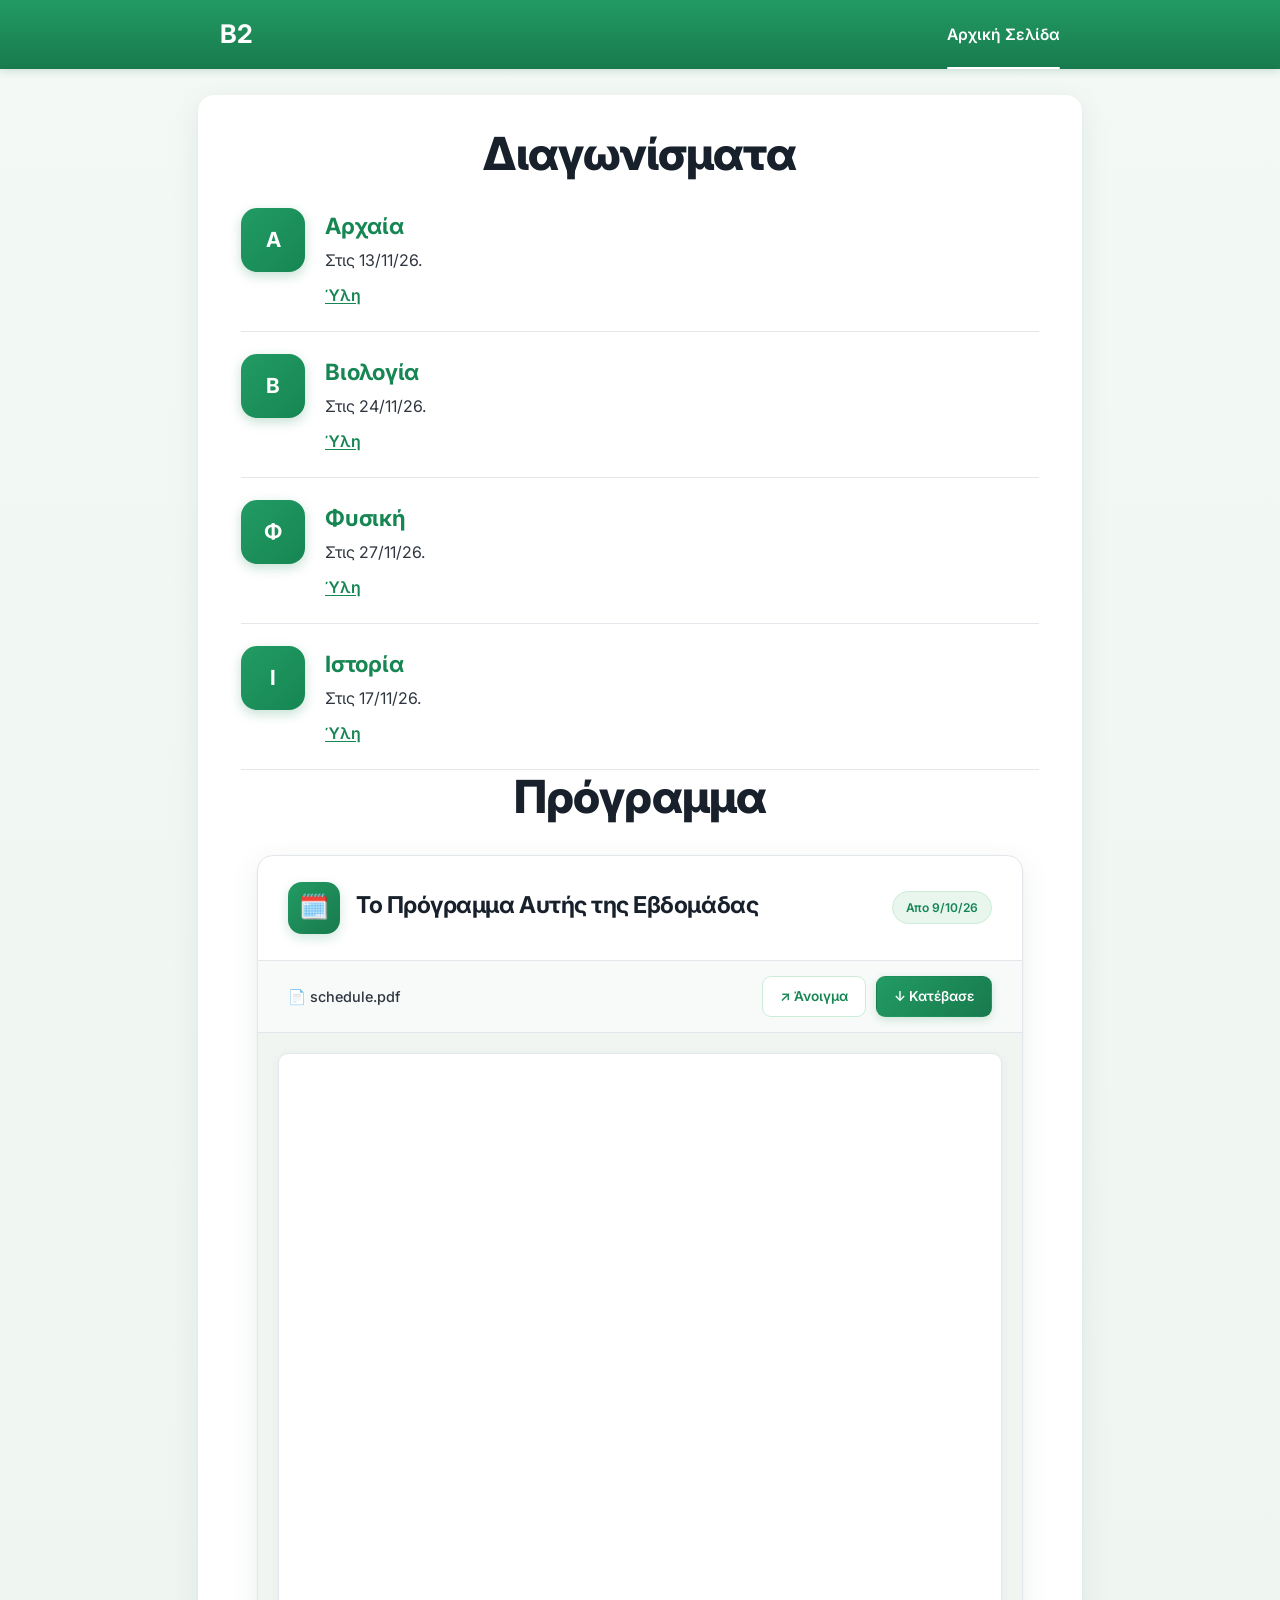
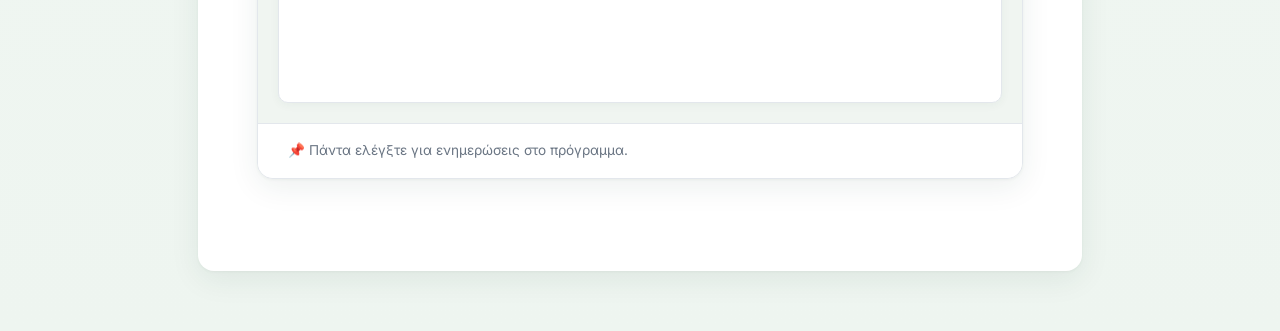
<file: index.html>
<!doctype html>
<html lang="en">
  <head>
    <meta charset="UTF-8" />
    <meta name="viewport" content="width=device-width, initial-scale=1.0" />
    <title>B2 – Site</title>
    <link rel="preconnect" href="https://fonts.googleapis.com" />
    <link rel="preconnect" href="https://fonts.gstatic.com" crossorigin />
    <link
      href="https://fonts.googleapis.com/css2?family=Inter:wght@400;500;600;700;800&display=swap"
      rel="stylesheet"
    />
    <link rel="stylesheet" href="style.css" />
    <link rel="manifest" href="/manifest.json" />
  </head>
  <body>
    <header class="site-header">
      <div class="header-inner">
        <a href="index.html" class="brand">B2</a>
        <nav class="nav">
          <a href="index.html" class="nav-link active">Αρχική Σελίδα</a>
        </nav>
      </div>
    </header>

    <main class="page">
      <article class="card">
        <header class="card-header">
          <h1>Διαγωνίσματα</h1>
          <p class="app-name"></p>
        </header>

        <div class="app-list">
          <!-- Copy this block to add a new app -->
          <section class="app-item">
            <div class="app-icon">A</div>
            <div class="app-info">
              <h2>Αρχαία</h2>
              <p>Στις 13/11/26.</p>
              <div class="app-links">
                <a href="/apps/arxaia.html">Ύλη</a>
              </div>
            </div>
          </section>

          <section class="app-item">
            <div class="app-icon">Β</div>
            <div class="app-info">
              <h2>Βιολογία</h2>
              <p>Στις 24/11/26.</p>
              <div class="app-links">
                <a href="/apps/biologia.html">Ύλη</a>
              </div>
            </div>
          </section>

          <section class="app-item">
            <div class="app-icon">Φ</div>
            <div class="app-info">
              <h2>Φυσική</h2>
              <p>Στις 27/11/26.</p>
              <div class="app-links">
                <a href="/apps/physika.html">Ύλη</a>
              </div>
            </div>
          </section>

          <section class="app-item">
            <div class="app-icon">Ι</div>
            <div class="app-info">
              <h2>Ιστορία</h2>
              <p>Στις 17/11/26.</p>
              <div class="app-links">
                <a href="/apps/istoria.html">Ύλη</a>
              </div>
            </div>
          </section>

          <header class="card-header">
            <h1>Πρόγραμμα</h1>
            <p class="app-name"></p>
          </header>
        </div>

        <section class="schedule-section">
          <div class="schedule-card">
            <div class="schedule-header">
              <div class="schedule-heading">
                <span class="schedule-icon">🗓️</span>
                <div>
                  <h2>Το Πρόγραμμα Αυτής της Εβδομάδας</h2>
                  <p></p>
                </div>
              </div>

              <span class="schedule-badge">Απο 9/10/26</span>
            </div>

            <div class="schedule-toolbar">
              <span>📄 schedule.pdf</span>

              <div class="schedule-actions">
                <a
                  href="assets/schedule.pdf"
                  target="_blank"
                  rel="noopener noreferrer"
                  class="open-btn"
                >
                  ↗ Άνοιγμα
                </a>

                <a
                  href="assets/schedule.pdf"
                  download="Class-Schedule.pdf"
                  class="download-btn"
                >
                  ↓ Κατέβασε
                </a>
              </div>
            </div>

            <div class="pdf-container">
              <iframe
                src="assets/schedule.pdf#toolbar=0"
                title="Class Schedule PDF"
                loading="lazy"
              >
              </iframe>
            </div>

            <div class="schedule-footer">
              <span>📌 Πάντα ελέγξτε για ενημερώσεις στο πρόγραμμα.</span>
            </div>
          </div>
        </section>

        <footer class="contact"></footer>
      </article>
    </main>
  </body>
</html>
</file>
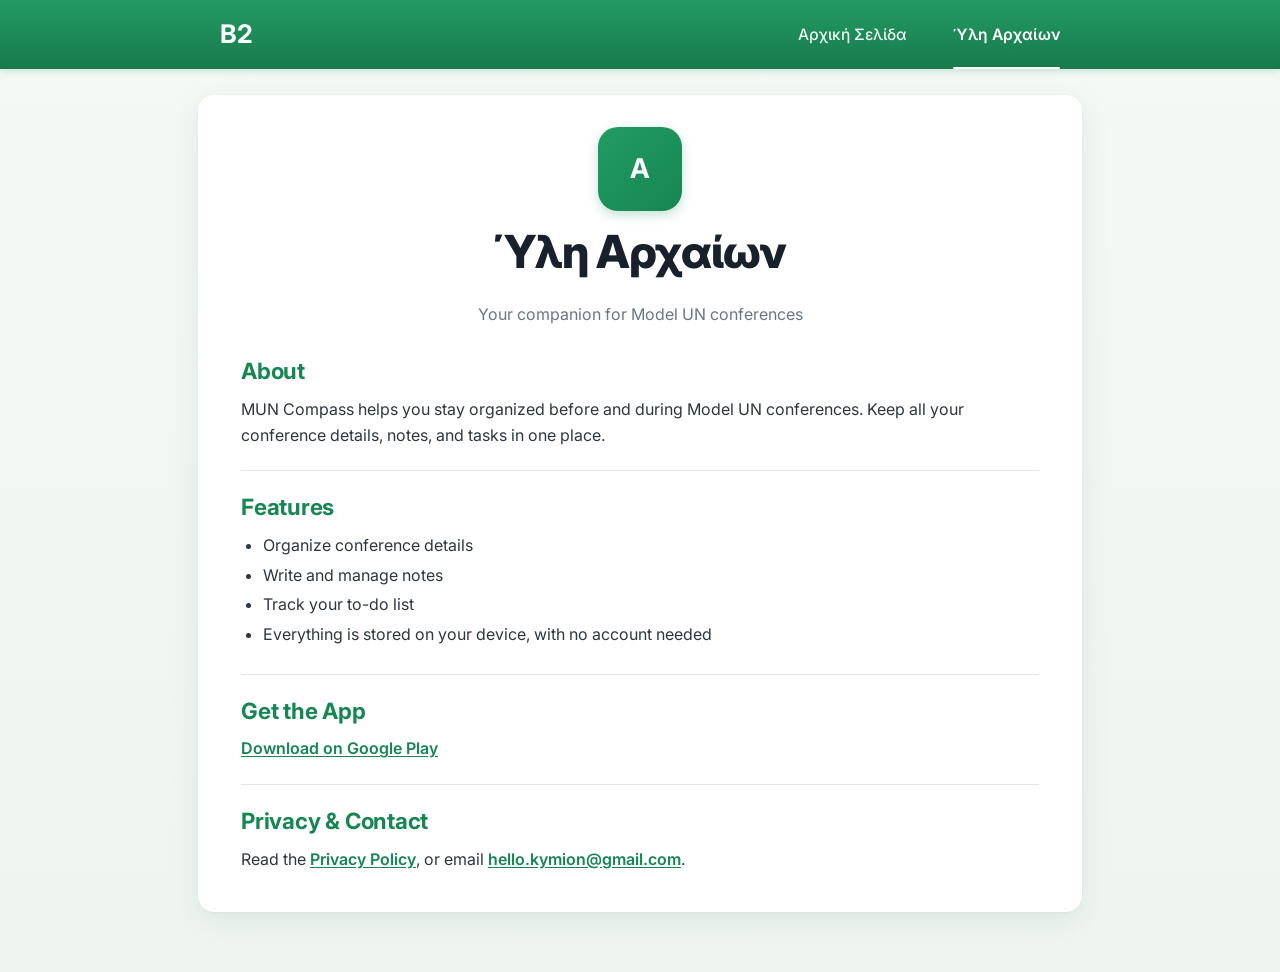
<file: apps/arxaia.html>
<!DOCTYPE html>
<html lang="en">
<head>
  <meta charset="UTF-8">
  <meta name="viewport" content="width=device-width, initial-scale=1.0">
  <title>MUN Compass – Kymion</title>
  <link rel="preconnect" href="https://fonts.googleapis.com">
  <link rel="preconnect" href="https://fonts.gstatic.com" crossorigin>
  <link href="https://fonts.googleapis.com/css2?family=Inter:wght@400;500;600;700;800&display=swap" rel="stylesheet">
  <link rel="stylesheet" href="../style.css">
   <link rel="manifest" href="../manifest.json">
</head>
<body>

  <header class="site-header">
    <div class="header-inner">
      <a href="../index.html" class="brand">Β2</a>
      <nav class="nav">
        <a href="../index.html" class="nav-link">Αρχική Σελίδα</a>
        <a href="arxaia.html" class="nav-link active">Ύλη Αρχαίων</a>
      </nav>
    </div>
  </header>

  <main class="page">
    <article class="card">
      <header class="card-header app-hero">
        <div class="app-icon">Α</div>
        <h1>Ύλη Αρχαίων</h1>
        <p class="app-name">Your companion for Model UN conferences</p>
      </header>

      <section class="policy-section">
        <h2>About</h2>
        <p>MUN Compass helps you stay organized before and during Model UN conferences. Keep all your conference details, notes, and tasks in one place.</p>
      </section>

      <section class="policy-section">
        <h2>Features</h2>
        <ul>
          <li>Organize conference details</li>
          <li>Write and manage notes</li>
          <li>Track your to-do list</li>
          <li>Everything is stored on your device, with no account needed</li>
        </ul>
      </section>

      <section class="policy-section">
        <h2>Get the App</h2>
        <p>
          <!-- Replace # with your Google Play link once it's live -->
          <a href="#">Download on Google Play</a>
        </p>
      </section>

      <section class="policy-section">
        <h2>Privacy &amp; Contact</h2>
        <p>Read the <a href="../privacy/munc_privacy.html">Privacy Policy</a>, or email
          <a href="mailto:hello.kymion@gmail.com">hello.kymion@gmail.com</a>.</p>
      </section>
    </article>
  </main>

</body>
</html>
</file>
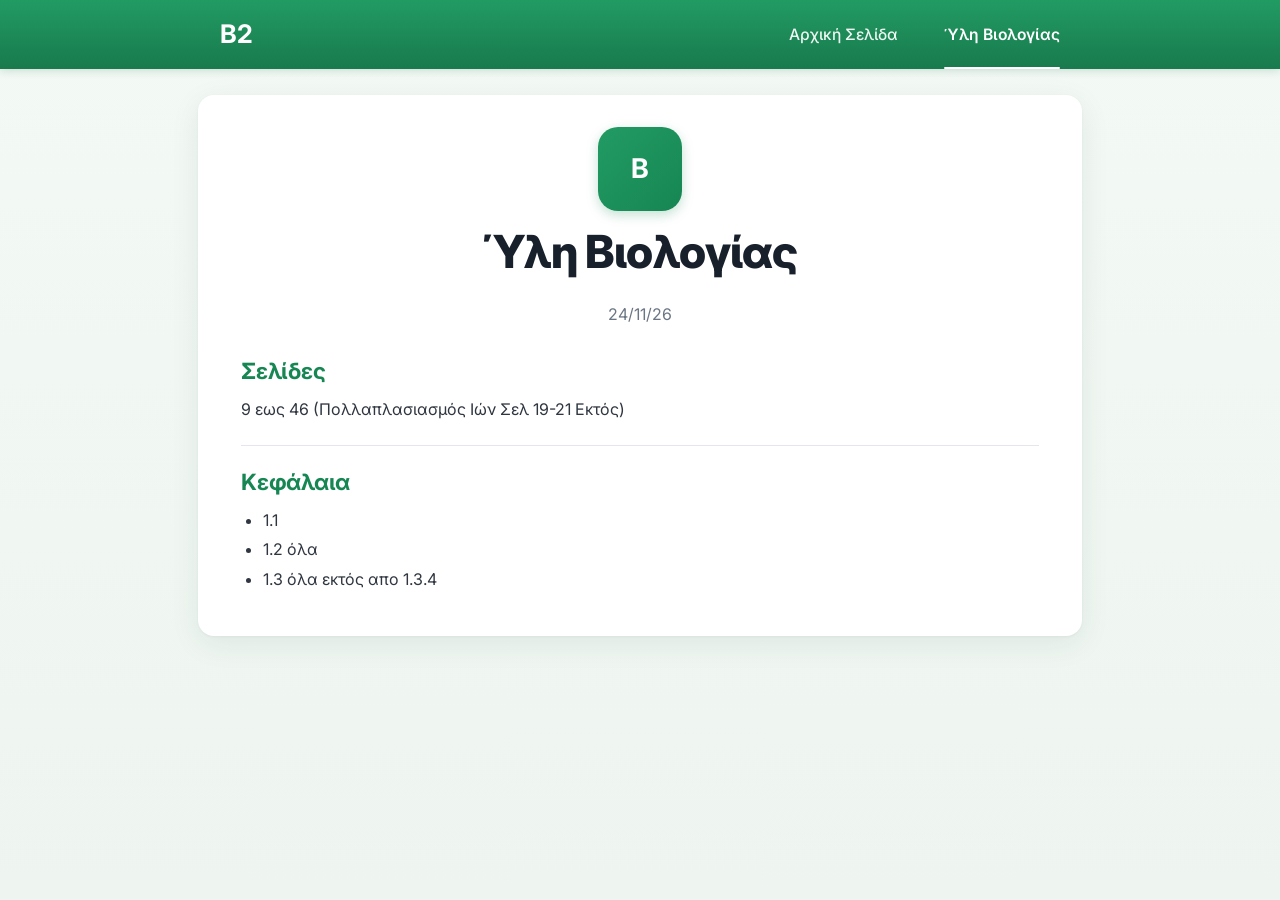
<file: apps/biologia.html>
<!DOCTYPE html>
<html lang="en">
<head>
  <meta charset="UTF-8">
  <meta name="viewport" content="width=device-width, initial-scale=1.0">
  <title>MUN Compass – Kymion</title>
  <link rel="preconnect" href="https://fonts.googleapis.com">
  <link rel="preconnect" href="https://fonts.gstatic.com" crossorigin>
  <link href="https://fonts.googleapis.com/css2?family=Inter:wght@400;500;600;700;800&display=swap" rel="stylesheet">
  <link rel="stylesheet" href="../style.css">
   <link rel="manifest" href="../manifest.json">
</head>
<body>

  <header class="site-header">
    <div class="header-inner">
      <a href="../index.html" class="brand">Β2</a>
      <nav class="nav">
        <a href="../index.html" class="nav-link">Αρχική Σελίδα</a>
        <a href="biologia.html" class="nav-link active">Ύλη Βιολογίας</a>
      </nav>
    </div>
  </header>

  <main class="page">
    <article class="card">
      <header class="card-header app-hero">
        <div class="app-icon">Β</div>
        <h1>Ύλη Βιολογίας</h1>
        <p class="app-name">24/11/26</p>
      </header>

      <section class="policy-section">
        <h2>Σελίδες</h2>
        <p>9 εως 46 (Πολλαπλασιασμός Ιών  Σελ 19-21 Εκτός)</p>
      </section>
      
      <section class="policy-section">
        <h2>Κεφάλαια</h2>
        <ul>
          <li>1.1</li>
          <li>1.2 όλα</li>
          <li>1.3 όλα εκτός απο 1.3.4</li>
        </ul>
      </section>
    </article>
  </main>

</body>
</html>
</file>
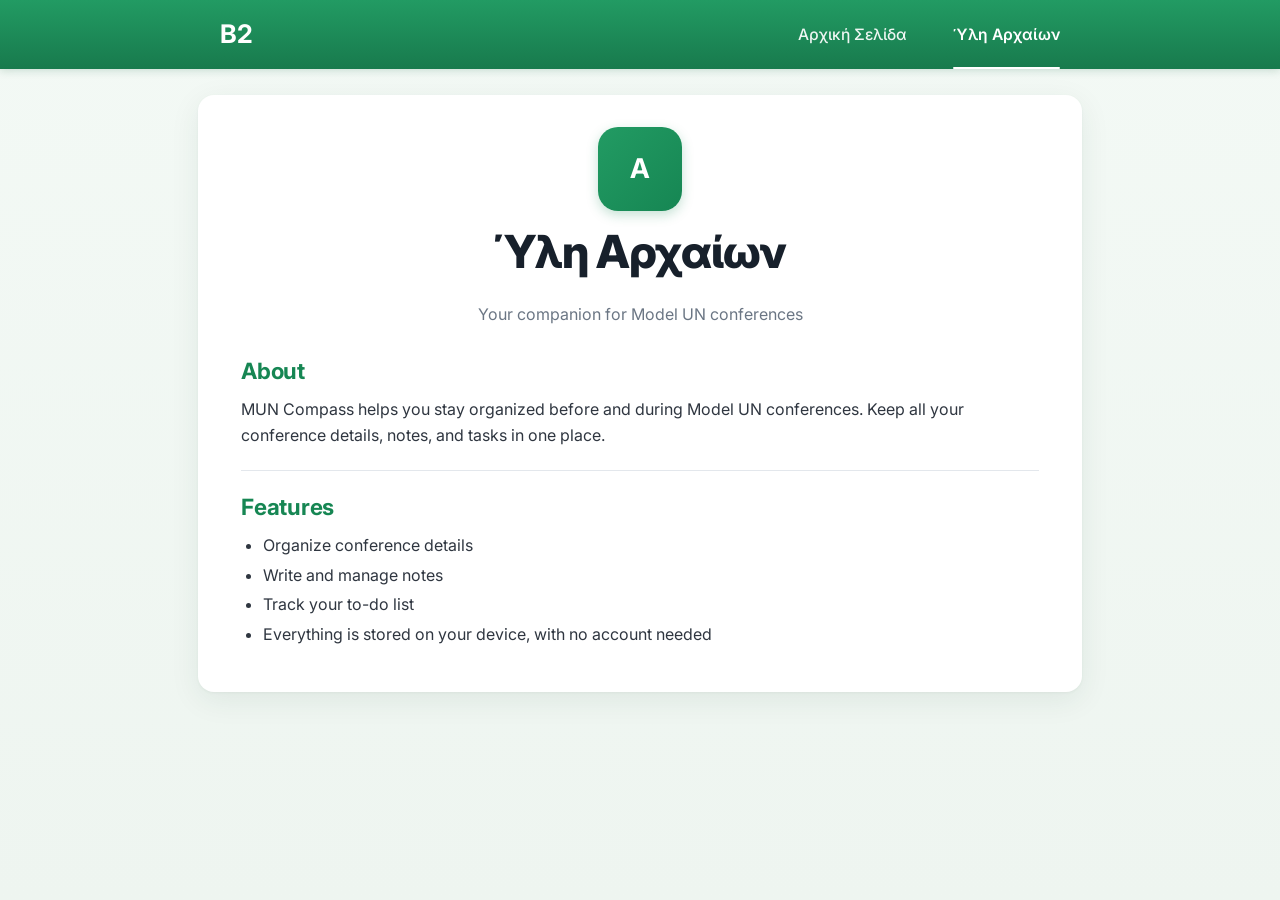
<file: apps/istoria.html>
<!DOCTYPE html>
<html lang="en">
<head>
  <meta charset="UTF-8">
  <meta name="viewport" content="width=device-width, initial-scale=1.0">
  <title>MUN Compass – Kymion</title>
  <link rel="preconnect" href="https://fonts.googleapis.com">
  <link rel="preconnect" href="https://fonts.gstatic.com" crossorigin>
  <link href="https://fonts.googleapis.com/css2?family=Inter:wght@400;500;600;700;800&display=swap" rel="stylesheet">
  <link rel="stylesheet" href="../style.css">
   <link rel="manifest" href="../manifest.json">
</head>
<body>

  <header class="site-header">
    <div class="header-inner">
      <a href="../index.html" class="brand">Β2</a>
      <nav class="nav">
        <a href="../index.html" class="nav-link">Αρχική Σελίδα</a>
        <a href="arxaia.html" class="nav-link active">Ύλη Αρχαίων</a>
      </nav>
    </div>
  </header>

  <main class="page">
    <article class="card">
      <header class="card-header app-hero">
        <div class="app-icon">Α</div>
        <h1>Ύλη Αρχαίων</h1>
        <p class="app-name">Your companion for Model UN conferences</p>
      </header>

      <section class="policy-section">
        <h2>About</h2>
        <p>MUN Compass helps you stay organized before and during Model UN conferences. Keep all your conference details, notes, and tasks in one place.</p>
      </section>

      <section class="policy-section">
        <h2>Features</h2>
        <ul>
          <li>Organize conference details</li>
          <li>Write and manage notes</li>
          <li>Track your to-do list</li>
          <li>Everything is stored on your device, with no account needed</li>
        </ul>
      </section>
    </article>
  </main>

</body>
</html>
</file>
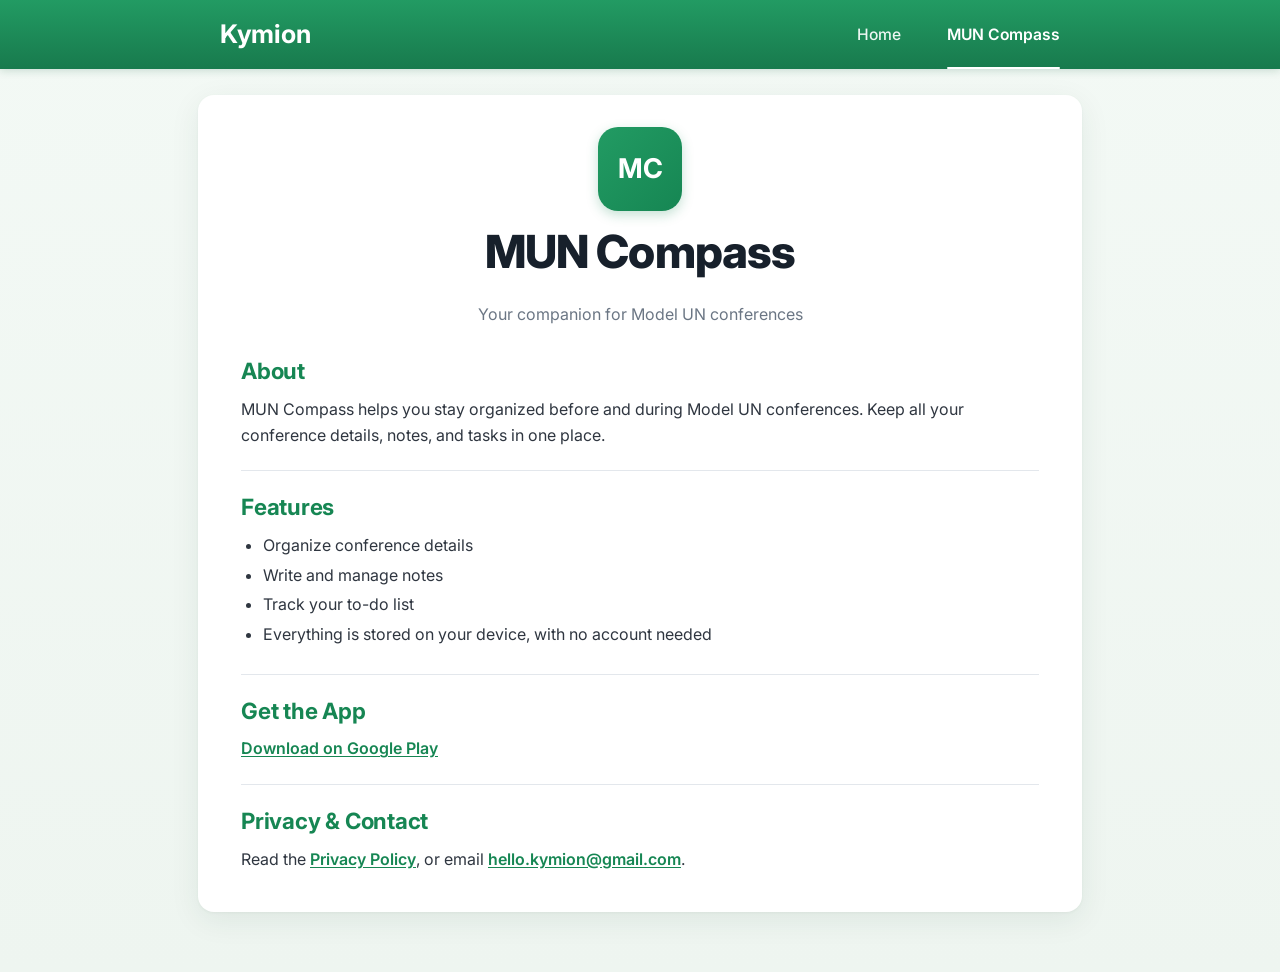
<file: apps/mun-compass.html>
<!DOCTYPE html>
<html lang="en">
<head>
  <meta charset="UTF-8">
  <meta name="viewport" content="width=device-width, initial-scale=1.0">
  <title>MUN Compass – Kymion</title>
  <link rel="preconnect" href="https://fonts.googleapis.com">
  <link rel="preconnect" href="https://fonts.gstatic.com" crossorigin>
  <link href="https://fonts.googleapis.com/css2?family=Inter:wght@400;500;600;700;800&display=swap" rel="stylesheet">
  <link rel="stylesheet" href="../style.css">
   <link rel="manifest" href="../manifest.json">
</head>
<body>

  <header class="site-header">
    <div class="header-inner">
      <a href="../index.html" class="brand">Kymion</a>
      <nav class="nav">
        <a href="../index.html" class="nav-link">Home</a>
        <a href="mun-compass.html" class="nav-link active">MUN Compass</a>
      </nav>
    </div>
  </header>

  <main class="page">
    <article class="card">
      <header class="card-header app-hero">
        <div class="app-icon">MC</div>
        <h1>MUN Compass</h1>
        <p class="app-name">Your companion for Model UN conferences</p>
      </header>

      <section class="policy-section">
        <h2>About</h2>
        <p>MUN Compass helps you stay organized before and during Model UN conferences. Keep all your conference details, notes, and tasks in one place.</p>
      </section>

      <section class="policy-section">
        <h2>Features</h2>
        <ul>
          <li>Organize conference details</li>
          <li>Write and manage notes</li>
          <li>Track your to-do list</li>
          <li>Everything is stored on your device, with no account needed</li>
        </ul>
      </section>

      <section class="policy-section">
        <h2>Get the App</h2>
        <p>
          <!-- Replace # with your Google Play link once it's live -->
          <a href="#">Download on Google Play</a>
        </p>
      </section>

      <section class="policy-section">
        <h2>Privacy &amp; Contact</h2>
        <p>Read the <a href="../privacy/munc_privacy.html">Privacy Policy</a>, or email
          <a href="mailto:hello.kymion@gmail.com">hello.kymion@gmail.com</a>.</p>
      </section>
    </article>
  </main>

</body>
</html>
</file>
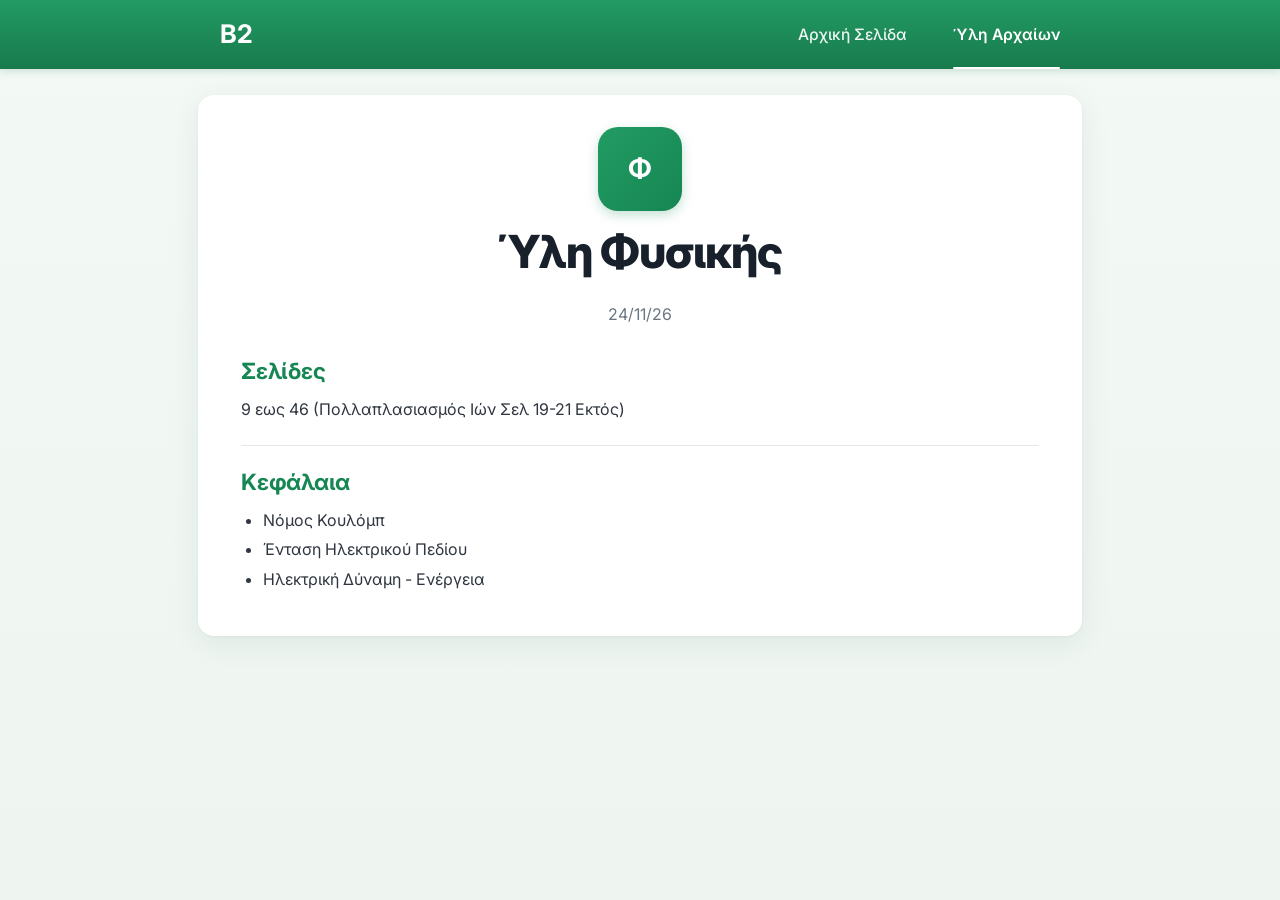
<file: apps/physika.html>
<!DOCTYPE html>
<html lang="en">
<head>
  <meta charset="UTF-8">
  <meta name="viewport" content="width=device-width, initial-scale=1.0">
  <title>MUN Compass – Kymion</title>
  <link rel="preconnect" href="https://fonts.googleapis.com">
  <link rel="preconnect" href="https://fonts.gstatic.com" crossorigin>
  <link href="https://fonts.googleapis.com/css2?family=Inter:wght@400;500;600;700;800&display=swap" rel="stylesheet">
  <link rel="stylesheet" href="../style.css">
   <link rel="manifest" href="../manifest.json">
</head>
<body>

  <header class="site-header">
    <div class="header-inner">
      <a href="../index.html" class="brand">Β2</a>
      <nav class="nav">
        <a href="../index.html" class="nav-link">Αρχική Σελίδα</a>
        <a href="arxaia.html" class="nav-link active">Ύλη Αρχαίων</a>
      </nav>
    </div>
  </header>

  <main class="page">
    <article class="card">
      <header class="card-header app-hero">
        <div class="app-icon">Φ</div>
        <h1>Ύλη Φυσικής</h1>
        <p class="app-name">24/11/26</p>
      </header>

      <section class="policy-section">
        <h2>Σελίδες</h2>
        <p>9 εως 46 (Πολλαπλασιασμός Ιών  Σελ 19-21 Εκτός)</p>
      </section>
      
      <section class="policy-section">
        <h2>Κεφάλαια</h2>
        <ul>
          <li>Νόμος Κουλόμπ</li>
          <li>Ένταση Ηλεκτρικού Πεδίου</li>
          <li>Ηλεκτρική Δύναμη - Ενέργεια</li>
        </ul>
      </section>
    </article>
  </main>

</body>
</html>
</file>
<file: style.css>
/* ---------- Base ---------- */
:root {
  --green: #229b63;
  --green-dark: #187a4d;
  --heading-green: #168653;
  --text: #2f3640;
  --title: #17202b;
  --muted: #6b7684;
  --divider: #e3e7ec;
  --page-bg: #eef5f0;
  --card-bg: #ffffff;
  --max-width: 884px;
}

* {
  box-sizing: border-box;
  margin: 0;
  padding: 0;
}

body {
  font-family: "Inter", -apple-system, BlinkMacSystemFont, "Segoe UI", Roboto, sans-serif;
  color: var(--text);
  background: linear-gradient(180deg, #f3f9f5 0%, var(--page-bg) 100%);
  min-height: 100vh;
  line-height: 1.6;
  -webkit-font-smoothing: antialiased;
}

/* ---------- Header ---------- */
.site-header {
  background: linear-gradient(180deg, var(--green) 0%, var(--green-dark) 100%);
  box-shadow: 0 2px 8px rgba(20, 100, 60, 0.18);
  position: sticky;
  top: 0;
  z-index: 10;
}

.header-inner {
  max-width: var(--max-width);
  margin: 0 auto;
  padding: 0 22px;
  height: 69px;
  display: flex;
  align-items: center;
  justify-content: space-between;
}

.brand {
  color: #fff;
  font-size: 1.6rem;
  font-weight: 700;
  text-decoration: none;
  letter-spacing: -0.01em;
}

.nav {
  display: flex;
  gap: 46px;
  height: 100%;
}

.nav-link {
  color: rgba(255, 255, 255, 0.92);
  text-decoration: none;
  font-size: 0.98rem;
  font-weight: 500;
  display: flex;
  align-items: center;
  position: relative;
  transition: color 0.2s;
}

.nav-link:hover {
  color: #fff;
}

.nav-link.active {
  color: #fff;
  font-weight: 600;
}

/* white underline under the active tab */
.nav-link.active::after {
  content: "";
  position: absolute;
  left: 0;
  right: 0;
  bottom: 0;
  height: 2px;
  background: #fff;
  border-radius: 2px;
}

/* ---------- Card ---------- */
.page {
  padding: 26px 16px 60px;
}

.card {
  max-width: var(--max-width);
  margin: 0 auto;
  background: var(--card-bg);
  border-radius: 16px;
  box-shadow: 0 8px 30px rgba(30, 70, 50, 0.08), 0 1px 3px rgba(30, 70, 50, 0.05);
  padding: 32px 43px 40px;
}

.card-header {
  text-align: center;
  margin-bottom: 26px;
}

.card-header h1 {
  font-size: 2.85rem;
  font-weight: 800;
  color: var(--title);
  letter-spacing: -0.02em;
  line-height: 1.2;
  margin-bottom: 8px;
}

.app-name {
  color: var(--muted);
  font-size: 1rem;
}

.updated {
  color: var(--muted);
  font-size: 0.85rem;
}

/* ---------- Sections ---------- */
.policy-section {
  padding: 18px 0 22px;
  border-bottom: 1px solid var(--divider);
}

.policy-section:first-of-type {
  padding-top: 0;
}

.policy-section:last-of-type {
  border-bottom: none;
  padding-bottom: 0;
}

.policy-section h2 {
  color: var(--heading-green);
  font-size: 1.4rem;
  font-weight: 700;
  margin-bottom: 8px;
  letter-spacing: -0.01em;
}

.policy-section p {
  font-size: 1rem;
  line-height: 1.6;
}

.policy-section a {
  color: var(--heading-green);
  font-weight: 600;
  text-decoration: underline;
  text-underline-offset: 2px;
}

.policy-section a:hover {
  color: var(--green-dark);
}

/* ---------- Mobile ---------- */
@media (max-width: 600px) {
  .header-inner {
    height: 60px;
    padding: 0 16px;
  }

  .brand {
    font-size: 1.25rem;
  }

  .nav {
    gap: 20px;
  }

  .nav-link {
    font-size: 0.9rem;
  }

  .card {
    padding: 24px 20px 30px;
    border-radius: 12px;
  }

  .card-header h1 {
    font-size: 2rem;
  }

  .policy-section h2 {
    font-size: 1.2rem;
  }
}

/* ---------- Home page: app list ---------- */
.app-item {
  display: flex;
  gap: 20px;
  align-items: flex-start;
  padding: 22px 0;
  border-bottom: 1px solid var(--divider);
}

.app-item:first-child {
  padding-top: 0;
}

.app-icon {
  flex-shrink: 0;
  width: 64px;
  height: 64px;
  border-radius: 16px;
  background: linear-gradient(135deg, var(--green) 0%, var(--heading-green) 100%);
  color: #fff;
  font-weight: 700;
  font-size: 1.3rem;
  display: flex;
  align-items: center;
  justify-content: center;
  box-shadow: 0 4px 12px rgba(22, 134, 83, 0.25);
}

/* to use a real icon instead: <img class="app-icon" src="icon.png" alt=""> */
img.app-icon {
  object-fit: cover;
  background: none;
}

.icon-tide {
  background: linear-gradient(135deg, #34b87a 0%, #187a4d 100%);
}

.app-info h2 {
  color: var(--heading-green);
  font-size: 1.4rem;
  font-weight: 700;
  letter-spacing: -0.01em;
  margin-bottom: 4px;
  display: flex;
  align-items: center;
  gap: 10px;
  flex-wrap: wrap;
}

.app-info p {
  font-size: 1rem;
  line-height: 1.6;
}

.badge {
  font-size: 0.75rem;
  font-weight: 600;
  color: var(--muted);
  background: #eef5f0;
  border-radius: 999px;
  padding: 2px 10px;
  letter-spacing: 0;
}

.app-links {
  margin-top: 10px;
  display: flex;
  gap: 18px;
  flex-wrap: wrap;
}

.app-links a,
.contact a {
  color: var(--heading-green);
  font-weight: 600;
  text-decoration: underline;
  text-underline-offset: 2px;
}

.app-links a:hover,
.contact a:hover {
  color: var(--green-dark);
}

.contact {
  padding-top: 22px;
  text-align: center;
  color: var(--muted);
  font-size: 0.95rem;
}

@media (max-width: 600px) {
  .app-item {
    gap: 14px;
  }

  .app-icon {
    width: 52px;
    height: 52px;
    border-radius: 13px;
    font-size: 1.1rem;
  }

  .app-info h2 {
    font-size: 1.2rem;
  }
}

/* ---------- App page ---------- */
.app-hero {
  display: flex;
  flex-direction: column;
  align-items: center;
  gap: 14px;
}

.app-hero .app-icon {
  width: 84px;
  height: 84px;
  border-radius: 20px;
  font-size: 1.7rem;
}

.policy-section ul {
  padding-left: 22px;
}

.policy-section li {
  margin-bottom: 4px;
}

/* ==========================================
   CLASS SCHEDULE — PDF VIEWER
   ========================================== */

/* Main schedule section */
.schedule-section {
  max-width: var(--max-width);
  margin: 30px auto;
  padding: 0 16px;
}

/* Schedule card */
.schedule-card {
  background: var(--card-bg);
  border: 1px solid var(--divider);
  border-radius: 16px;
  overflow: hidden;
  box-shadow:
    0 8px 30px rgba(30, 70, 50, 0.08),
    0 1px 3px rgba(30, 70, 50, 0.05);
  transition: box-shadow 0.25s ease;
}

.schedule-card:hover {
  box-shadow:
    0 12px 35px rgba(30, 70, 50, 0.11),
    0 2px 6px rgba(30, 70, 50, 0.06);
}

/* ---------- Schedule Header ---------- */

.schedule-header {
  display: flex;
  justify-content: space-between;
  align-items: center;
  gap: 20px;
  padding: 26px 30px;
}

.schedule-heading {
  display: flex;
  align-items: center;
  gap: 16px;
}

/* Green icon */
.schedule-icon {
  width: 52px;
  height: 52px;
  flex-shrink: 0;

  display: flex;
  align-items: center;
  justify-content: center;

  background: linear-gradient(
    135deg,
    var(--green) 0%,
    var(--green-dark) 100%
  );

  color: white;
  font-size: 24px;
  border-radius: 14px;

  box-shadow: 0 4px 12px rgba(22, 134, 83, 0.2);
}

/* Schedule title */
.schedule-heading h2 {
  color: var(--title);
  font-size: 1.45rem;
  font-weight: 700;
  letter-spacing: -0.02em;
  line-height: 1.3;
  margin: 0;
}

.schedule-heading p {
  color: var(--muted);
  font-size: 0.9rem;
  margin-top: 5px;
}

/* Weekly schedule badge */
.schedule-badge {
  display: inline-flex;
  align-items: center;

  padding: 6px 13px;

  background: #e8f6ee;
  color: var(--heading-green);

  border: 1px solid #ccebd9;
  border-radius: 999px;

  font-size: 0.75rem;
  font-weight: 600;
  white-space: nowrap;
}

/* ---------- PDF Toolbar ---------- */

.schedule-toolbar {
  display: flex;
  align-items: center;
  justify-content: space-between;
  flex-wrap: wrap;
  gap: 14px;

  padding: 15px 30px;

  background: #f7faf8;

  border-top: 1px solid var(--divider);
  border-bottom: 1px solid var(--divider);

  font-size: 0.9rem;
  color: var(--muted);
}

/* PDF filename */
.schedule-toolbar > span {
  display: flex;
  align-items: center;
  gap: 8px;

  font-weight: 500;
  color: var(--text);
}

/* Action buttons container */
.schedule-actions {
  display: flex;
  align-items: center;
  gap: 10px;
}

/* Shared button styles */
.schedule-actions a {
  display: inline-flex;
  align-items: center;
  justify-content: center;
  gap: 7px;

  padding: 9px 17px;

  border-radius: 9px;

  font-family: inherit;
  font-size: 0.85rem;
  font-weight: 600;

  text-decoration: none;

  transition:
    background 0.2s ease,
    transform 0.2s ease,
    box-shadow 0.2s ease;
}

/* Open PDF button */
.schedule-actions .open-btn {
  background: #ffffff;
  color: var(--heading-green);

  border: 1px solid #ccebd9;
}

.schedule-actions .open-btn:hover {
  background: #e8f6ee;
  transform: translateY(-1px);
}

/* Download button */
.schedule-actions .download-btn {
  background: linear-gradient(
    135deg,
    var(--green) 0%,
    var(--green-dark) 100%
  );

  color: #ffffff;

  border: 1px solid transparent;

  box-shadow: 0 3px 9px rgba(22, 134, 83, 0.18);
}

.schedule-actions .download-btn:hover {
  background: var(--green-dark);

  transform: translateY(-2px);

  box-shadow: 0 5px 14px rgba(22, 134, 83, 0.25);
}

.schedule-actions a:active {
  transform: translateY(0);
}

.schedule-actions a:focus-visible {
  outline: 3px solid var(--green);
  outline-offset: 3px;
}

/* ---------- PDF Viewer ---------- */

.pdf-container {
  padding: 20px;
  background: #f0f5f1;
}

/* Embedded PDF */
.pdf-container iframe {
  display: block;

  width: 100%;
  height: 650px;

  border: 1px solid var(--divider);
  border-radius: 10px;

  background: #ffffff;

  box-shadow: 0 2px 10px rgba(30, 70, 50, 0.05);
}

/* ---------- Schedule Footer ---------- */

.schedule-footer {
  display: flex;
  align-items: center;
  gap: 8px;

  padding: 16px 30px;

  background: var(--card-bg);

  border-top: 1px solid var(--divider);

  color: var(--muted);
  font-size: 0.85rem;
}

/* ---------- Tablet ---------- */

@media (max-width: 768px) {

  .schedule-header {
    padding: 22px;
  }

  .schedule-toolbar {
    padding: 14px 22px;
  }

  .pdf-container {
    padding: 14px;
  }

  .pdf-container iframe {
    height: 550px;
  }

  .schedule-footer {
    padding: 14px 22px;
  }

}

/* ---------- Mobile ---------- */

@media (max-width: 600px) {

  .schedule-section {
    margin: 20px auto;
    padding: 0 12px;
  }

  .schedule-card {
    border-radius: 12px;
  }

  /* Header */
  .schedule-header {
    flex-direction: column;
    align-items: flex-start;
    gap: 14px;

    padding: 20px;
  }

  .schedule-heading {
    gap: 12px;
  }

  .schedule-icon {
    width: 44px;
    height: 44px;

    font-size: 21px;
    border-radius: 11px;
  }

  .schedule-heading h2 {
    font-size: 1.2rem;
  }

  .schedule-heading p {
    font-size: 0.82rem;
  }

  .schedule-badge {
    font-size: 0.7rem;
    padding: 5px 11px;
  }

  /* Toolbar */
  .schedule-toolbar {
    flex-direction: column;
    align-items: stretch;
    gap: 12px;

    padding: 15px 20px;
  }

  .schedule-toolbar > span {
    font-size: 0.82rem;
  }

  /* Buttons */
  .schedule-actions {
    width: 100%;
    gap: 8px;
  }

  .schedule-actions a {
    flex: 1;
    padding: 11px 12px;
    font-size: 0.82rem;
  }

  /* PDF */
  .pdf-container {
    padding: 8px;
  }

  .pdf-container iframe {
    height: 450px;
    border-radius: 7px;
  }

  /* Footer */
  .schedule-footer {
    padding: 14px 20px;
    font-size: 0.78rem;
  }

}

/* ---------- Reduced Motion ---------- */

@media (prefers-reduced-motion: reduce) {
  .schedule-card,
  .schedule-actions a {
    transition: none;
  }
}
</file>
